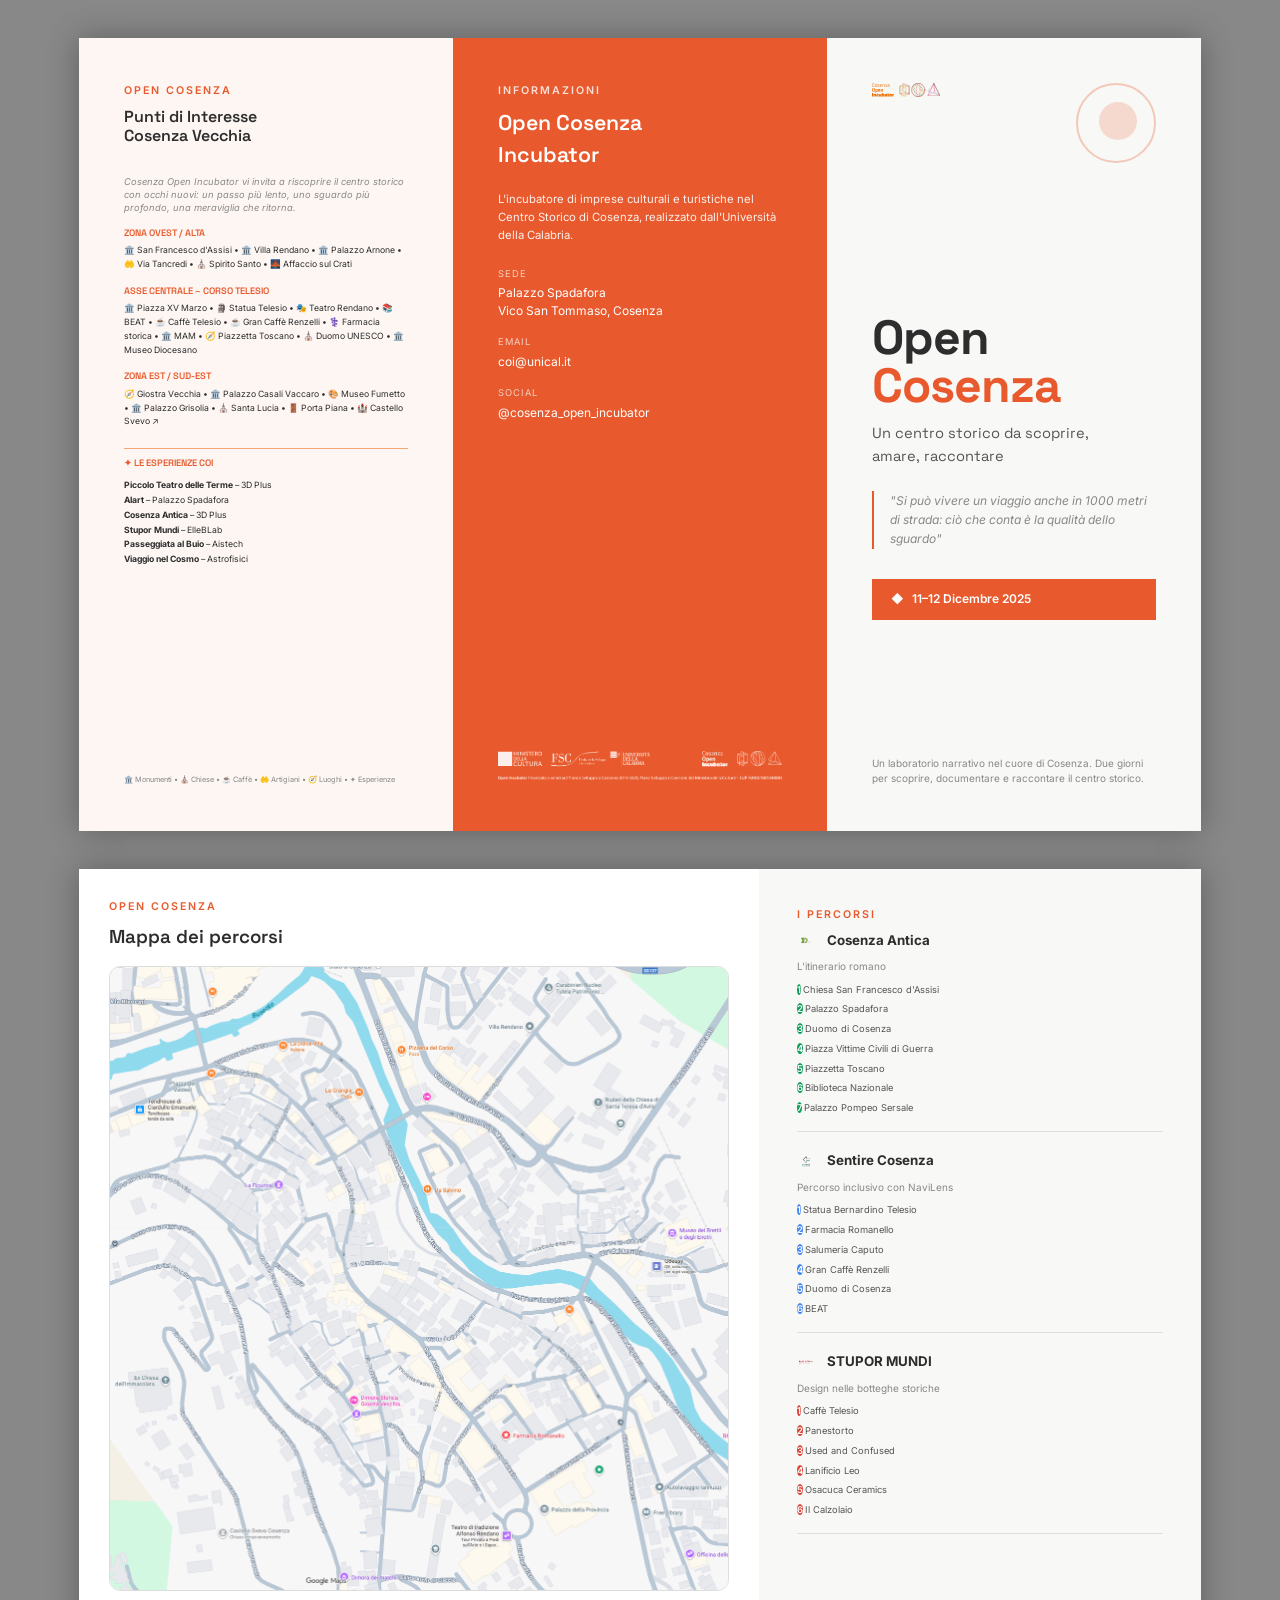
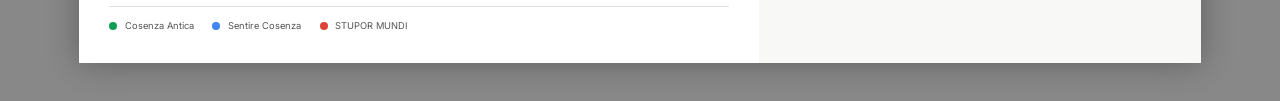
<file: brochure.html>
<!DOCTYPE html>
<html lang="it">
<head>
    <meta charset="UTF-8">
    <title>Brochure Open Cosenza</title>
    <link rel="preconnect" href="https://fonts.googleapis.com">
    <link rel="preconnect" href="https://fonts.gstatic.com" crossorigin>
    <link href="https://fonts.googleapis.com/css2?family=Space+Grotesk:wght@300;400;500;600;700&family=Inter:wght@300;400;500;600;700&display=swap" rel="stylesheet">
    <style>
        * { box-sizing: border-box; margin: 0; padding: 0; }

        :root {
            --nero: #2D2D2D;
            --arancio: #E85A2D;
            --arancio-scuro: #C94A20;
            --arancio-chiaro: #F4A574;
            --arancio-bg: #FDF6F3;
            --grigio-chiaro: #F8F8F6;
            --grigio: #888;
            --grigio-scuro: #555;
        }

        body {
            font-family: 'Inter', sans-serif;
            background: #888;
            font-size: 10pt;
            line-height: 1.5;
            color: var(--nero);
        }

        /* A4 Orizzontale */
        .page {
            width: 297mm;
            height: 210mm;
            background: white;
            margin: 10mm auto;
            display: flex;
            box-shadow: 0 0 30px rgba(0,0,0,0.3);
            position: relative;
        }

        .column {
            width: 99mm;
            height: 100%;
            padding: 12mm;
            position: relative;
        }

        /* Linee di piega (da togliere in stampa) */
        .fold-line {
            position: absolute;
            top: 0;
            bottom: 0;
            width: 1px;
            border-left: 1px dashed #ccc;
        }
        .fold-1 { left: 99mm; }
        .fold-2 { left: 198mm; }

        /* Tipografia */
        h1 {
            font-family: 'Space Grotesk', sans-serif;
            font-weight: 700;
            letter-spacing: -1px;
        }

        h2 {
            font-family: 'Space Grotesk', sans-serif;
            font-weight: 600;
            font-size: 14pt;
            margin-bottom: 8mm;
        }

        h3 {
            font-family: 'Space Grotesk', sans-serif;
            font-weight: 700;
            font-size: 10pt;
            text-transform: uppercase;
            letter-spacing: 1px;
            color: var(--arancio);
            margin-bottom: 3mm;
        }

        h4 {
            font-family: 'Space Grotesk', sans-serif;
            font-weight: 600;
            font-size: 11pt;
            margin-bottom: 2mm;
        }

        p {
            font-size: 9pt;
            line-height: 1.6;
            color: var(--grigio-scuro);
        }

        .tag {
            font-size: 8pt;
            font-weight: 600;
            text-transform: uppercase;
            letter-spacing: 2px;
            color: var(--arancio);
            margin-bottom: 2mm;
        }

        /* === PAGINA 1: ESTERNO === */

        /* Colonna 1: Percorsi */
        .col-percorsi {
            background: var(--arancio-bg);
            display: flex;
            flex-direction: column;
        }

        .percorso {
            margin-bottom: 6mm;
            padding-bottom: 5mm;
            border-bottom: 0.5pt solid var(--arancio-chiaro);
        }

        .percorso:last-of-type {
            border-bottom: none;
        }

        .percorso-nome {
            font-family: 'Space Grotesk', sans-serif;
            font-size: 11pt;
            font-weight: 700;
            color: var(--nero);
            margin-bottom: 1mm;
            display: flex;
            align-items: center;
            gap: 3mm;
        }

        .percorso-nome img {
            height: 16pt;
            width: auto;
        }

        .percorso-titolo {
            font-size: 9pt;
            font-weight: 500;
            color: var(--arancio-scuro);
            margin-bottom: 2mm;
        }

        .percorso-desc {
            font-size: 8pt;
            color: var(--grigio);
            margin-bottom: 2mm;
        }

        .tappe {
            font-size: 7.5pt;
            color: var(--grigio-scuro);
            line-height: 1.7;
        }

        .tappe span {
            display: inline;
        }

        .tappa-num {
            display: inline-block;
            width: 12pt;
            height: 12pt;
            background: var(--arancio);
            color: white;
            border-radius: 50%;
            text-align: center;
            line-height: 12pt;
            font-size: 7pt;
            font-weight: 600;
            margin-right: 2pt;
        }

        .altre-exp {
            margin-top: auto;
            padding-top: 4mm;
        }

        .altre-exp h3 {
            font-size: 8pt;
            color: var(--grigio);
            margin-bottom: 2mm;
        }

        .altre-list {
            font-size: 8pt;
            color: var(--grigio-scuro);
        }

        .altre-list span {
            display: block;
            padding-left: 3mm;
            position: relative;
            margin-bottom: 1mm;
        }

        .altre-list span::before {
            content: "–";
            position: absolute;
            left: 0;
        }

        /* Colonna 2: Contatti (sfondo arancio) */
        .col-contatti {
            background: var(--arancio);
            color: white;
            display: flex;
            flex-direction: column;
        }

        .col-contatti .tag {
            color: rgba(255,255,255,0.8);
        }

        .col-contatti h2 {
            color: white;
            font-size: 16pt;
            margin-bottom: 5mm;
        }

        .col-contatti p {
            color: rgba(255,255,255,0.9);
            font-size: 8.5pt;
        }

        .contatto-item {
            margin-bottom: 4mm;
        }

        .contatto-label {
            font-size: 7pt;
            text-transform: uppercase;
            letter-spacing: 1px;
            color: rgba(255,255,255,0.7);
            margin-bottom: 1mm;
        }

        .contatto-value {
            font-size: 9pt;
            color: white;
        }

        /* Colonna 3: Copertina */
        .col-cover {
            background: var(--grigio-chiaro);
            display: flex;
            flex-direction: column;
            position: relative;
        }

        .cover-top {
            display: flex;
            justify-content: space-between;
            align-items: flex-start;
        }

        .cover-logo {
            width: 18mm;
        }

        .cover-logo img {
            width: 100%;
        }

        .cover-decorazione {
            width: 25mm;
            height: 25mm;
            position: relative;
        }

        .cover-decorazione::before {
            content: "";
            position: absolute;
            top: 0;
            right: 0;
            width: 20mm;
            height: 20mm;
            border: 2pt solid var(--arancio);
            border-radius: 50%;
            opacity: 0.3;
        }

        .cover-decorazione::after {
            content: "";
            position: absolute;
            top: 5mm;
            right: 5mm;
            width: 10mm;
            height: 10mm;
            background: var(--arancio);
            border-radius: 50%;
            opacity: 0.2;
        }

        .cover-main {
            flex: 1;
            display: flex;
            flex-direction: column;
            justify-content: center;
        }

        .cover-main h1 {
            font-size: 36pt;
            line-height: 1;
            color: var(--nero);
            margin-bottom: 3mm;
        }

        .cover-main h1 span {
            color: var(--arancio);
        }

        .cover-subtitle {
            font-family: 'Space Grotesk', sans-serif;
            font-size: 11pt;
            font-weight: 400;
            color: var(--grigio-scuro);
            margin-bottom: 6mm;
        }

        .cover-quote {
            font-size: 9pt;
            font-style: italic;
            color: var(--grigio);
            border-left: 2pt solid var(--arancio);
            padding-left: 4mm;
            margin-bottom: 8mm;
            line-height: 1.6;
        }

        .cover-data {
            display: inline-flex;
            align-items: center;
            gap: 2mm;
            background: var(--arancio);
            color: white;
            padding: 3mm 5mm;
            font-size: 9pt;
            font-weight: 600;
        }

        .cover-bottom {
            margin-top: auto;
        }

        .cover-bottom p {
            font-size: 7.5pt;
            color: var(--grigio);
            line-height: 1.5;
        }

        /* === PAGINA 2: INTERNO (MAPPA) === */

        .page-interno {
            background: white;
        }

        .col-legenda {
            width: 75mm;
            background: white;
            border-right: 0.5pt solid #e0e0e0;
        }

        .legenda-item {
            margin-bottom: 5mm;
            padding-bottom: 4mm;
            border-bottom: 0.5pt solid #eee;
        }

        .legenda-item:last-child {
            border-bottom: none;
        }

        .legenda-header {
            display: flex;
            align-items: center;
            gap: 3mm;
            margin-bottom: 2mm;
        }

        .legenda-dot {
            width: 8pt;
            height: 8pt;
            border-radius: 50%;
        }

        .dot-verde { background: #0F9D58; }
        .dot-blu { background: #4285F4; }
        .dot-rosa { background: #DB4437; }
        .dot-arancio { background: var(--arancio); }

        .legenda-nome {
            font-weight: 700;
            font-size: 9pt;
        }

        .legenda-desc {
            font-size: 8pt;
            color: var(--grigio);
            padding-left: 11pt;
        }

        .info-box {
            background: var(--grigio-chiaro);
            padding: 4mm;
            margin-top: auto;
        }

        .info-box h4 {
            font-size: 9pt;
            margin-bottom: 2mm;
        }

        .info-box p {
            font-size: 8pt;
        }

        /* Mappa */
        .col-mappa {
            flex: 1;
            padding: 8mm;
            display: flex;
            flex-direction: column;
        }

        .mappa-container {
            flex: 1;
            position: relative;
            background: #EEF2F5;
            border-radius: 3mm;
            overflow: hidden;
            border: 0.5pt solid #ddd;
        }

        .mappa-img {
            width: 100%;
            height: 100%;
            object-fit: cover;
        }

        /* Marker mappa */
        .marker {
            position: absolute;
            width: 16pt;
            height: 16pt;
            border-radius: 50%;
            display: flex;
            align-items: center;
            justify-content: center;
            font-size: 7pt;
            font-weight: 700;
            color: white;
            box-shadow: 0 1pt 3pt rgba(0,0,0,0.3);
            border: 1.5pt solid white;
        }

        .marker-verde { background: #0F9D58; }
        .marker-blu { background: #4285F4; }
        .marker-rosa { background: #DB4437; }

        .marker-start {
            background: var(--arancio);
            width: 20pt;
            height: 20pt;
            font-size: 10pt;
        }

        .marker-poi {
            background: var(--arancio-chiaro);
            width: 14pt;
            height: 14pt;
            font-size: 8pt;
        }

        .marker-label {
            position: absolute;
            font-size: 6pt;
            font-weight: 600;
            color: var(--nero);
            background: rgba(255,255,255,0.9);
            padding: 1pt 3pt;
            border-radius: 2pt;
            white-space: nowrap;
            box-shadow: 0 1pt 2pt rgba(0,0,0,0.15);
        }

        .mappa-legenda {
            display: flex;
            gap: 5mm;
            margin-top: 4mm;
            padding-top: 3mm;
            border-top: 0.5pt solid #e0e0e0;
            flex-wrap: wrap;
        }

        .mappa-legenda-item {
            display: flex;
            align-items: center;
            gap: 2mm;
            font-size: 7pt;
            color: var(--grigio-scuro);
        }

        .mappa-legenda-item .dot {
            width: 6pt;
            height: 6pt;
            border-radius: 50%;
        }

        @media print {
            body { background: white; }
            .page { margin: 0; box-shadow: none; page-break-after: always; }
            .fold-line { display: none; }
        }
    </style>
    <script>
        // Image path configuration - easily modify here to change image folder
        const IMG_PATH = 'imgs/';

        // Update all image paths
        document.querySelectorAll('img[src]').forEach(img => {
            const currentSrc = img.getAttribute('src');
            if (!currentSrc.startsWith('http') && !currentSrc.startsWith('_imgs/')) {
                img.src = IMG_PATH + currentSrc;
            }
        });
    </script>

</head>
<body>

<!-- PAGINA 1: ESTERNO -->
<div class="page">
    <div class="fold-line fold-1"></div>
    <div class="fold-line fold-2"></div>

    <!-- Colonna 1: POI Cosenza Vecchia -->
    <div class="column col-percorsi">
        <div class="tag">Open Cosenza</div>
        <h2 style="font-size: 12pt; line-height: 1.2;">Punti di Interesse<br>Cosenza Vecchia</h2>
        <p style="font-size: 7pt; font-style: italic; color: var(--grigio); margin-bottom: 3mm; line-height: 1.4;">
            Cosenza Open Incubator vi invita a riscoprire il centro storico con occhi nuovi: un passo più lento, uno sguardo più profondo, una meraviglia che ritorna.
        </p>

        <div style="font-size: 6.5pt; line-height: 1.6; margin-bottom: 3mm;">
            <h4 style="font-size: 7pt; color: var(--arancio); margin-bottom: 1mm; text-transform: uppercase;">Zona Ovest / Alta</h4>
            <div>🏛️ San Francesco d'Assisi • 🏛️ Villa Rendano • 🏛️ Palazzo Arnone • 🤲 Via Tancredi • ⛪ Spirito Santo • 🌉 Affaccio sul Crati</div>
        </div>

        <div style="font-size: 6.5pt; line-height: 1.6; margin-bottom: 3mm;">
            <h4 style="font-size: 7pt; color: var(--arancio); margin-bottom: 1mm; text-transform: uppercase;">Asse Centrale – Corso Telesio</h4>
            <div>🏛️ Piazza XV Marzo • 🗿 Statua Telesio • 🎭 Teatro Rendano • 📚 BEAT • ☕ Caffè Telesio • ☕ Gran Caffè Renzelli • ⚕️ Farmacia storica • 🏛️ MAM • 🧭 Piazzetta Toscano • ⛪ Duomo UNESCO • 🏛️ Museo Diocesano</div>
        </div>

        <div style="font-size: 6.5pt; line-height: 1.6; margin-bottom: 3mm;">
            <h4 style="font-size: 7pt; color: var(--arancio); margin-bottom: 1mm; text-transform: uppercase;">Zona Est / Sud-Est</h4>
            <div>🧭 Giostra Vecchia • 🏛️ Palazzo Casali Vaccaro • 🎨 Museo Fumetto • 🏛️ Palazzo Grisolia • ⛪ Santa Lucia • 🚪 Porta Piana • 🏰 Castello Svevo ↗</div>
        </div>

        <div style="margin-top: 2mm; padding-top: 2mm; border-top: 0.5pt solid var(--arancio-chiaro);">
            <h4 style="font-size: 7pt; color: var(--arancio); margin-bottom: 2mm; text-transform: uppercase;">✦ Le Esperienze COI</h4>
            <div style="font-size: 6.5pt; line-height: 1.7;">
                <div><strong>Piccolo Teatro delle Terme</strong> – 3D Plus</div>
                <div><strong>AIart</strong> – Palazzo Spadafora</div>
                <div><strong>Cosenza Antica</strong> – 3D Plus</div>
                <div><strong>Stupor Mundi</strong> – ElleBLab</div>
                <div><strong>Passeggiata al Buio</strong> – Aistech</div>
                <div><strong>Viaggio nel Cosmo</strong> – Astrofisici</div>
            </div>
        </div>

        <div style="margin-top: auto; font-size: 5.5pt; color: var(--grigio);">
            🏛️ Monumenti • ⛪ Chiese • ☕ Caffè • 🤲 Artigiani • 🧭 Luoghi • ✦ Esperienze
        </div>
    </div>

    <!-- Colonna 2: Contatti -->
    <div class="column col-contatti">
        <div class="tag">Informazioni</div>
        <h2>Open Cosenza<br>Incubator</h2>

        <p style="margin-bottom: 6mm;">
            L'incubatore di imprese culturali e turistiche nel Centro Storico di Cosenza, realizzato dall'Università della Calabria.
        </p>

        <div class="contatto-item">
            <div class="contatto-label">Sede</div>
            <div class="contatto-value">Palazzo Spadafora<br>Vico San Tommaso, Cosenza</div>
        </div>

        <div class="contatto-item">
            <div class="contatto-label">Email</div>
            <div class="contatto-value">coi@unical.it</div>
        </div>

        <div class="contatto-item">
            <div class="contatto-label">Social</div>
            <div class="contatto-value">@cosenza_open_incubator</div>
        </div>

        <div style="margin-top: auto;">
            <img src="loghi-footer.png" alt="Partner" style="width: 100%; opacity: 0.9; filter: brightness(0) invert(1);">
        </div>
    </div>

    <!-- Colonna 3: Copertina -->
    <div class="column col-cover">
        <div class="cover-top">
            <div class="cover-logo">
                <img src="logo-coi.svg" alt="COI">
            </div>
            <div class="cover-decorazione"></div>
        </div>

        <div class="cover-main">
            <h1>Open<br><span>Cosenza</span></h1>
            <p class="cover-subtitle">Un centro storico da scoprire,<br>amare, raccontare</p>

            <div class="cover-quote">
                "Si può vivere un viaggio anche in 1000 metri di strada: ciò che conta è la qualità dello sguardo"
            </div>

            <div class="cover-data">
                <span>◆</span> 11–12 Dicembre 2025
            </div>
        </div>

        <div class="cover-bottom">
            <p>Un laboratorio narrativo nel cuore di Cosenza. Due giorni per scoprire, documentare e raccontare il centro storico.</p>
        </div>
    </div>
</div>

<!-- PAGINA 2: INTERNO (MAPPA + PERCORSI) -->
<div class="page page-interno" style="display: flex;">
    <!-- Mappa -->
    <div class="col-mappa" style="width: 180mm; padding: 8mm;">
        <div class="tag">Open Cosenza</div>
        <h2 style="margin-bottom: 4mm;">Mappa dei percorsi</h2>

        <div class="mappa-container" style="height: calc(100% - 25mm);">
            <!-- Sfondo mappa -->
            <img src="mappa-cosenza.png" class="mappa-img" alt="Mappa Centro Storico Cosenza">
        </div>

        <div class="mappa-legenda">
            <div class="mappa-legenda-item">
                <span class="dot" style="background: #0F9D58;"></span>
                Cosenza Antica
            </div>
            <div class="mappa-legenda-item">
                <span class="dot" style="background: #4285F4;"></span>
                Sentire Cosenza
            </div>
            <div class="mappa-legenda-item">
                <span class="dot" style="background: #DB4437;"></span>
                STUPOR MUNDI
            </div>
        </div>
    </div>

    <!-- Percorsi (di fianco alla mappa) -->
    <div class="column" style="width: 117mm; background: var(--grigio-chiaro); padding: 10mm;">
        <div class="tag">I Percorsi</div>

        <div class="percorso" style="margin-bottom: 5mm; padding-bottom: 4mm; border-bottom: 0.5pt solid #ddd;">
            <div style="display: flex; align-items: center; gap: 3mm; margin-bottom: 2mm;">
                <img src="logo-3dplus.png" alt="3D Plus" style="height: 14pt;">
                <span style="font-weight: 700; font-size: 10pt;">Cosenza Antica</span>
            </div>
            <p style="font-size: 7.5pt; color: var(--grigio); margin-bottom: 2mm;">L'itinerario romano</p>
            <div class="tappe" style="font-size: 7pt; display: flex; flex-direction: column; gap: 1mm;">
                <div><span class="tappa-num" style="background: #0F9D58;">1</span>Chiesa San Francesco d'Assisi</div>
                <div><span class="tappa-num" style="background: #0F9D58;">2</span>Palazzo Spadafora</div>
                <div><span class="tappa-num" style="background: #0F9D58;">3</span>Duomo di Cosenza</div>
                <div><span class="tappa-num" style="background: #0F9D58;">4</span>Piazza Vittime Civili di Guerra</div>
                <div><span class="tappa-num" style="background: #0F9D58;">5</span>Piazzetta Toscano</div>
                <div><span class="tappa-num" style="background: #0F9D58;">6</span>Biblioteca Nazionale</div>
                <div><span class="tappa-num" style="background: #0F9D58;">7</span>Palazzo Pompeo Sersale</div>
            </div>
        </div>

        <div class="percorso" style="margin-bottom: 5mm; padding-bottom: 4mm; border-bottom: 0.5pt solid #ddd;">
            <div style="display: flex; align-items: center; gap: 3mm; margin-bottom: 2mm;">
                <img src="logo-aistech.png" alt="Aistech" style="height: 14pt;">
                <span style="font-weight: 700; font-size: 10pt;">Sentire Cosenza</span>
            </div>
            <p style="font-size: 7.5pt; color: var(--grigio); margin-bottom: 2mm;">Percorso inclusivo con NaviLens</p>
            <div class="tappe" style="font-size: 7pt; display: flex; flex-direction: column; gap: 1mm;">
                <div><span class="tappa-num" style="background: #4285F4;">1</span>Statua Bernardino Telesio</div>
                <div><span class="tappa-num" style="background: #4285F4;">2</span>Farmacia Romanello</div>
                <div><span class="tappa-num" style="background: #4285F4;">3</span>Salumeria Caputo</div>
                <div><span class="tappa-num" style="background: #4285F4;">4</span>Gran Caffè Renzelli</div>
                <div><span class="tappa-num" style="background: #4285F4;">5</span>Duomo di Cosenza</div>
                <div><span class="tappa-num" style="background: #4285F4;">6</span>BEAT</div>
            </div>
        </div>

        <div class="percorso" style="margin-bottom: 5mm; padding-bottom: 4mm; border-bottom: 0.5pt solid #ddd;">
            <div style="display: flex; align-items: center; gap: 3mm; margin-bottom: 2mm;">
                <img src="logo-elleblab.png" alt="ElleBLab" style="height: 14pt;">
                <span style="font-weight: 700; font-size: 10pt;">STUPOR MUNDI</span>
            </div>
            <p style="font-size: 7.5pt; color: var(--grigio); margin-bottom: 2mm;">Design nelle botteghe storiche</p>
            <div class="tappe" style="font-size: 7pt; display: flex; flex-direction: column; gap: 1mm;">
                <div><span class="tappa-num" style="background: #DB4437;">1</span>Caffè Telesio</div>
                <div><span class="tappa-num" style="background: #DB4437;">2</span>Panestorto</div>
                <div><span class="tappa-num" style="background: #DB4437;">3</span>Used and Confused</div>
                <div><span class="tappa-num" style="background: #DB4437;">4</span>Lanificio Leo</div>
                <div><span class="tappa-num" style="background: #DB4437;">5</span>Osacuca Ceramics</div>
                <div><span class="tappa-num" style="background: #DB4437;">6</span>Il Calzolaio</div>
            </div>
        </div>
    </div>
</div>

</body>
</html>
</file>
